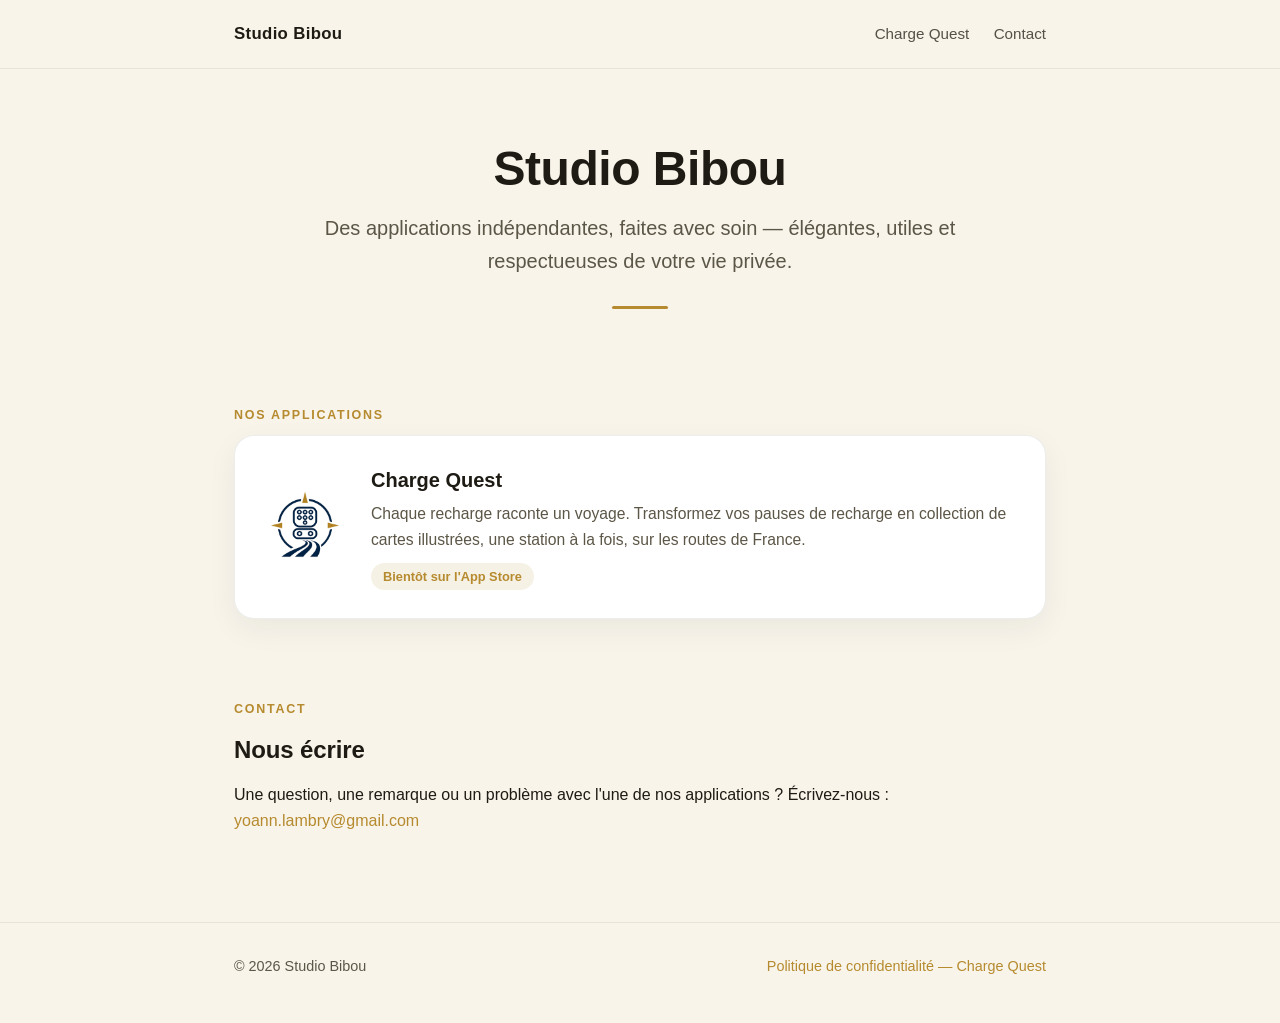
<file: index.html>
<!DOCTYPE html>
<html lang="fr">
<head>
  <meta charset="UTF-8">
  <meta name="viewport" content="width=device-width, initial-scale=1.0">
  <title>Studio Bibou — applications indépendantes</title>
  <meta name="description" content="Studio Bibou crée des applications iOS indépendantes, élégantes et respectueuses de la vie privée. Découvrez Charge Quest.">
  <link rel="stylesheet" href="style.css">
</head>
<body>

  <header class="site">
    <div class="conteneur">
      <a class="marque" href="./">Studio Bibou</a>
      <nav class="site">
        <a href="chargequest/">Charge Quest</a>
        <a href="#contact">Contact</a>
      </nav>
    </div>
  </header>

  <main>
    <section class="heros">
      <div class="conteneur">
        <h1>Studio Bibou</h1>
        <p class="accroche">Des applications indépendantes, faites avec soin — élégantes, utiles et respectueuses de votre vie privée.</p>
        <div class="filet"></div>
      </div>
    </section>

    <section class="bloc">
      <div class="conteneur">
        <p class="sur-titre">Nos applications</p>
        <a class="carte-app" href="chargequest/" style="text-decoration:none">
          <img src="assets/cq_logo_app.png" alt="Logo de Charge Quest">
          <div>
            <h3>Charge Quest</h3>
            <p>Chaque recharge raconte un voyage. Transformez vos pauses de recharge en collection de cartes illustrées, une station à la fois, sur les routes de France.</p>
            <span class="etiquette">Bientôt sur l'App Store</span>
          </div>
        </a>
      </div>
    </section>

    <section class="bloc" id="contact">
      <div class="conteneur">
        <p class="sur-titre">Contact</p>
        <h2>Nous écrire</h2>
        <p>Une question, une remarque ou un problème avec l'une de nos applications&nbsp;? Écrivez-nous&nbsp;: <a href="mailto:yoann.lambry@gmail.com">yoann.lambry@gmail.com</a></p>
      </div>
    </section>
  </main>

  <footer class="site">
    <div class="conteneur">
      <span>© 2026 Studio Bibou</span>
      <span><a href="chargequest/confidentialite/">Politique de confidentialité — Charge Quest</a></span>
    </div>
  </footer>

</body>
</html>
</file>
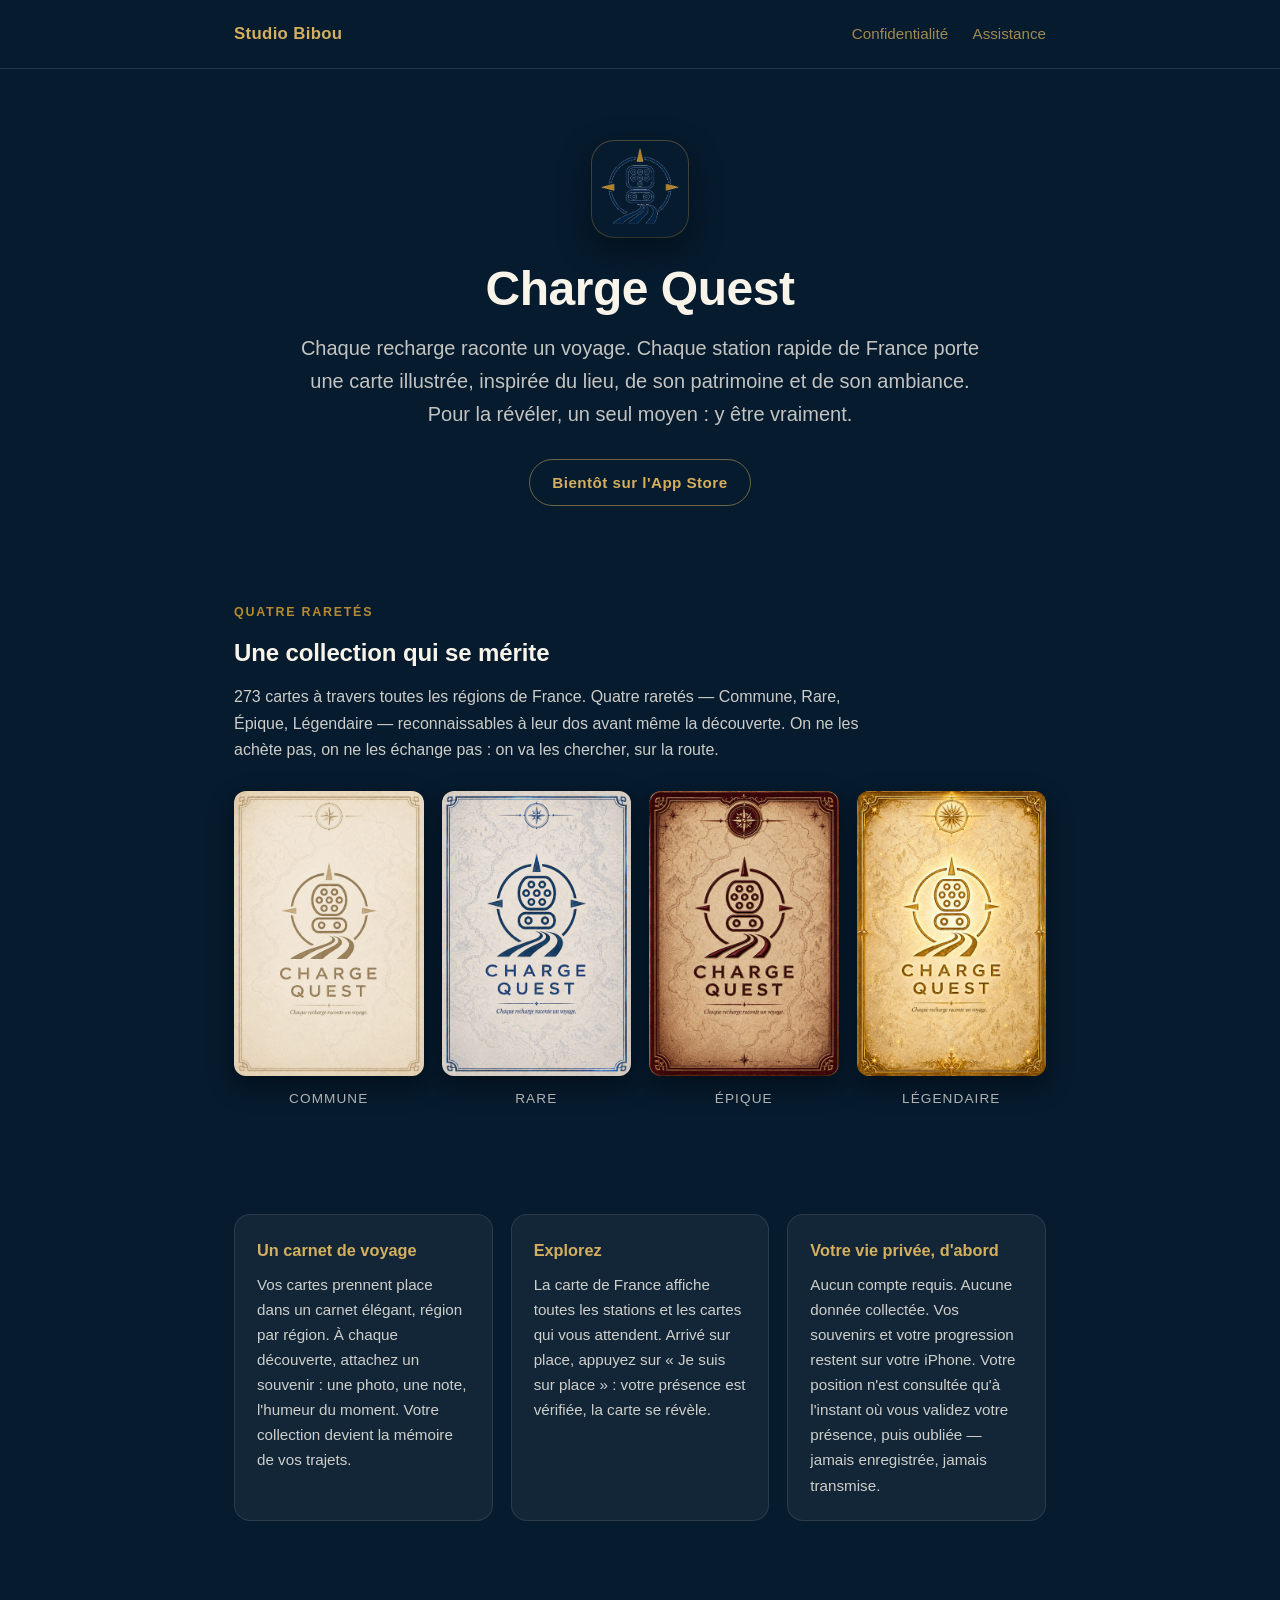
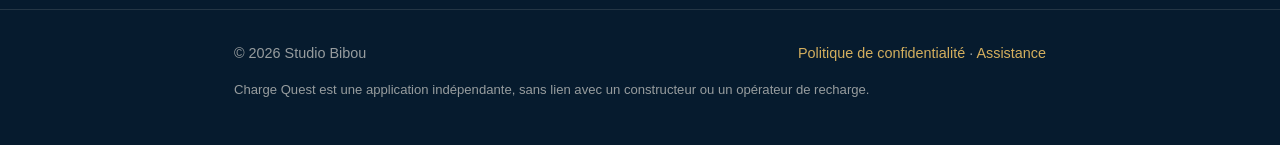
<file: chargequest/index.html>
<!DOCTYPE html>
<html lang="fr">
<head>
  <meta charset="UTF-8">
  <meta name="viewport" content="width=device-width, initial-scale=1.0">
  <title>Charge Quest — chaque recharge raconte un voyage</title>
  <meta name="description" content="Charge Quest transforme vos pauses de recharge en collection de cartes illustrées. 273 cartes à découvrir sur les routes de France. Aucun compte, aucune donnée collectée.">
  <link rel="stylesheet" href="../style.css">
</head>
<body class="cq cq-halo">

  <header class="site">
    <div class="conteneur">
      <a class="marque" href="../">Studio Bibou</a>
      <nav class="site">
        <a href="confidentialite/">Confidentialité</a>
        <a href="confidentialite/#assistance">Assistance</a>
      </nav>
    </div>
  </header>

  <main>
    <section class="heros">
      <div class="conteneur">
        <img class="cq-logo" src="../assets/cq_logo_app.png" alt="Logo de Charge Quest">
        <h1>Charge Quest</h1>
        <p class="accroche">Chaque recharge raconte un voyage. Chaque station rapide de France porte une carte illustrée, inspirée du lieu, de son patrimoine et de son ambiance. Pour la révéler, un seul moyen&nbsp;: y être vraiment.</p>
        <span class="bientot">Bientôt sur l'App Store</span>
      </div>
    </section>

    <section class="bloc">
      <div class="conteneur">
        <p class="sur-titre">Quatre raretés</p>
        <h2>Une collection qui se mérite</h2>
        <p style="color: rgba(248,244,234,0.82); max-width: 40em;">273 cartes à travers toutes les régions de France. Quatre raretés — Commune, Rare, Épique, Légendaire — reconnaissables à leur dos avant même la découverte. On ne les achète pas, on ne les échange pas&nbsp;: on va les chercher, sur la route.</p>
        <div class="rangee-cartes">
          <figure>
            <img src="../assets/card_back_commune.jpg" alt="Dos de carte Commune">
            <figcaption>Commune</figcaption>
          </figure>
          <figure>
            <img src="../assets/card_back_rare.jpg" alt="Dos de carte Rare">
            <figcaption>Rare</figcaption>
          </figure>
          <figure>
            <img src="../assets/card_back_epique.jpg" alt="Dos de carte Épique">
            <figcaption>Épique</figcaption>
          </figure>
          <figure>
            <img src="../assets/card_back_legendaire.jpg" alt="Dos de carte Légendaire">
            <figcaption>Légendaire</figcaption>
          </figure>
        </div>
      </div>
    </section>

    <section class="bloc">
      <div class="conteneur">
        <div class="grille-points">
          <div class="point">
            <h3>Un carnet de voyage</h3>
            <p>Vos cartes prennent place dans un carnet élégant, région par région. À chaque découverte, attachez un souvenir&nbsp;: une photo, une note, l'humeur du moment. Votre collection devient la mémoire de vos trajets.</p>
          </div>
          <div class="point">
            <h3>Explorez</h3>
            <p>La carte de France affiche toutes les stations et les cartes qui vous attendent. Arrivé sur place, appuyez sur «&nbsp;Je suis sur place&nbsp;»&nbsp;: votre présence est vérifiée, la carte se révèle.</p>
          </div>
          <div class="point">
            <h3>Votre vie privée, d'abord</h3>
            <p>Aucun compte requis. Aucune donnée collectée. Vos souvenirs et votre progression restent sur votre iPhone. Votre position n'est consultée qu'à l'instant où vous validez votre présence, puis oubliée — jamais enregistrée, jamais transmise.</p>
          </div>
        </div>
      </div>
    </section>
  </main>

  <footer class="site">
    <div class="conteneur">
      <span>© 2026 Studio Bibou</span>
      <span><a href="confidentialite/">Politique de confidentialité</a> · <a href="confidentialite/#assistance">Assistance</a></span>
    </div>
    <div class="conteneur" style="margin-top: 14px;">
      <span style="font-size: 0.82rem;">Charge Quest est une application indépendante, sans lien avec un constructeur ou un opérateur de recharge.</span>
    </div>
  </footer>

</body>
</html>
</file>
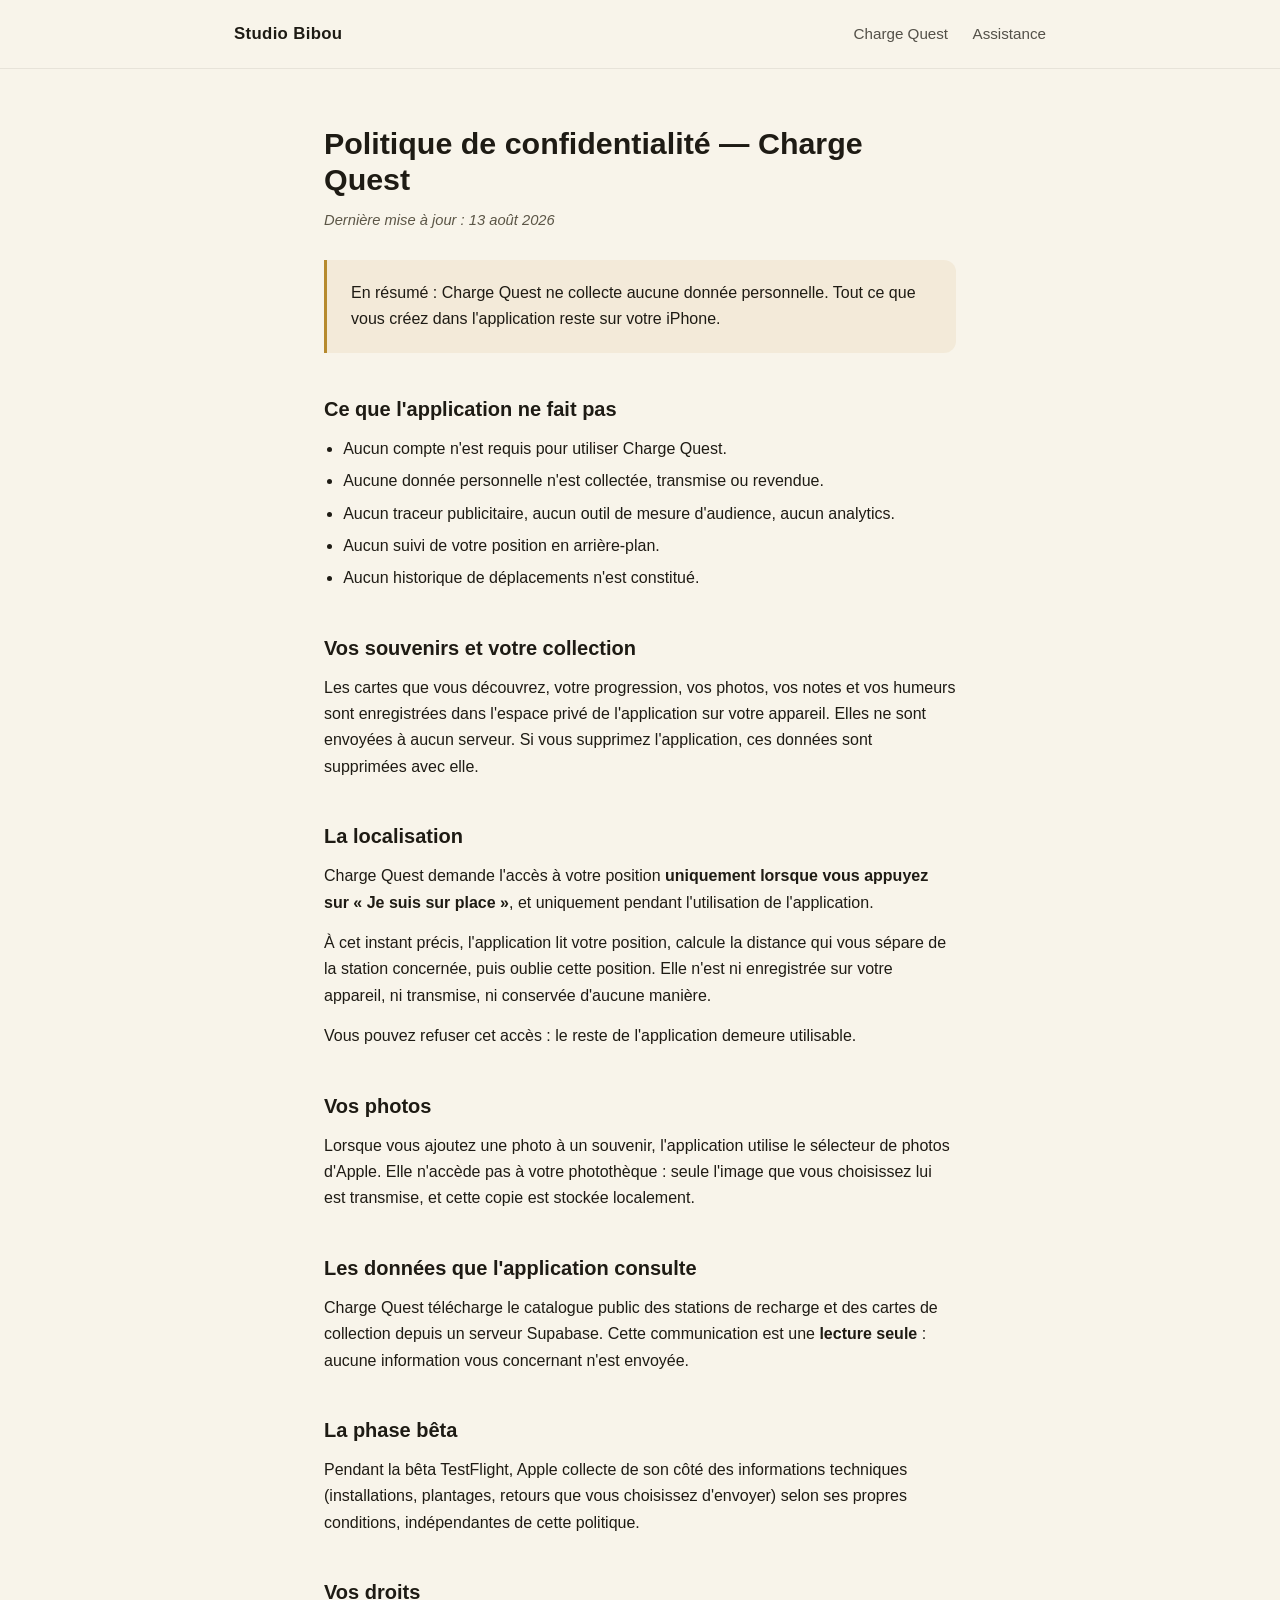
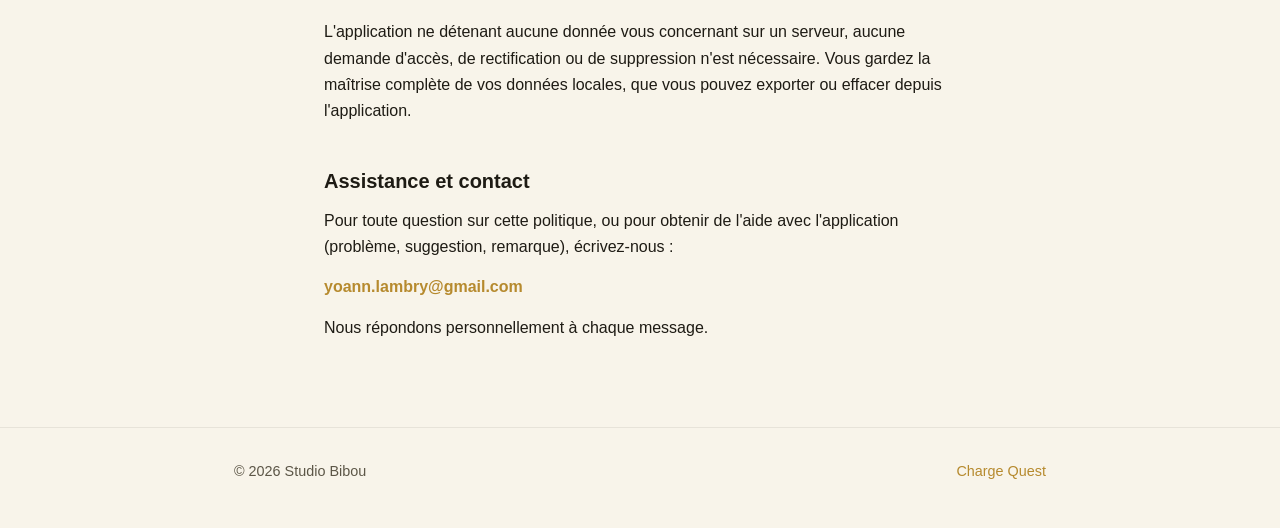
<file: chargequest/confidentialite/index.html>
<!DOCTYPE html>
<html lang="fr">
<head>
  <meta charset="UTF-8">
  <meta name="viewport" content="width=device-width, initial-scale=1.0">
  <title>Politique de confidentialité — Charge Quest</title>
  <meta name="description" content="Politique de confidentialité de l'application Charge Quest : aucune donnée personnelle collectée, tout reste sur votre iPhone.">
  <link rel="stylesheet" href="../../style.css">
</head>
<body>

  <header class="site">
    <div class="conteneur">
      <a class="marque" href="../../">Studio Bibou</a>
      <nav class="site">
        <a href="../">Charge Quest</a>
        <a href="#assistance">Assistance</a>
      </nav>
    </div>
  </header>

  <main>
    <article class="document">
      <h1>Politique de confidentialité — Charge Quest</h1>
      <p class="date-maj">Dernière mise à jour&nbsp;: 13 août 2026</p>

      <div class="resume">
        En résumé&nbsp;: Charge Quest ne collecte aucune donnée personnelle. Tout ce que vous créez dans l'application reste sur votre iPhone.
      </div>

      <h2>Ce que l'application ne fait pas</h2>
      <ul>
        <li>Aucun compte n'est requis pour utiliser Charge Quest.</li>
        <li>Aucune donnée personnelle n'est collectée, transmise ou revendue.</li>
        <li>Aucun traceur publicitaire, aucun outil de mesure d'audience, aucun analytics.</li>
        <li>Aucun suivi de votre position en arrière-plan.</li>
        <li>Aucun historique de déplacements n'est constitué.</li>
      </ul>

      <h2>Vos souvenirs et votre collection</h2>
      <p>Les cartes que vous découvrez, votre progression, vos photos, vos notes et vos humeurs sont enregistrées dans l'espace privé de l'application sur votre appareil. Elles ne sont envoyées à aucun serveur. Si vous supprimez l'application, ces données sont supprimées avec elle.</p>

      <h2>La localisation</h2>
      <p>Charge Quest demande l'accès à votre position <strong>uniquement lorsque vous appuyez sur «&nbsp;Je suis sur place&nbsp;»</strong>, et uniquement pendant l'utilisation de l'application.</p>
      <p>À cet instant précis, l'application lit votre position, calcule la distance qui vous sépare de la station concernée, puis oublie cette position. Elle n'est ni enregistrée sur votre appareil, ni transmise, ni conservée d'aucune manière.</p>
      <p>Vous pouvez refuser cet accès&nbsp;: le reste de l'application demeure utilisable.</p>

      <h2>Vos photos</h2>
      <p>Lorsque vous ajoutez une photo à un souvenir, l'application utilise le sélecteur de photos d'Apple. Elle n'accède pas à votre photothèque&nbsp;: seule l'image que vous choisissez lui est transmise, et cette copie est stockée localement.</p>

      <h2>Les données que l'application consulte</h2>
      <p>Charge Quest télécharge le catalogue public des stations de recharge et des cartes de collection depuis un serveur Supabase. Cette communication est une <strong>lecture seule</strong>&nbsp;: aucune information vous concernant n'est envoyée.</p>

      <h2>La phase bêta</h2>
      <p>Pendant la bêta TestFlight, Apple collecte de son côté des informations techniques (installations, plantages, retours que vous choisissez d'envoyer) selon ses propres conditions, indépendantes de cette politique.</p>

      <h2>Vos droits</h2>
      <p>L'application ne détenant aucune donnée vous concernant sur un serveur, aucune demande d'accès, de rectification ou de suppression n'est nécessaire. Vous gardez la maîtrise complète de vos données locales, que vous pouvez exporter ou effacer depuis l'application.</p>

      <h2 id="assistance">Assistance et contact</h2>
      <p>Pour toute question sur cette politique, ou pour obtenir de l'aide avec l'application (problème, suggestion, remarque), écrivez-nous&nbsp;:</p>
      <p><a href="mailto:yoann.lambry@gmail.com"><strong>yoann.lambry@gmail.com</strong></a></p>
      <p>Nous répondons personnellement à chaque message.</p>
    </article>
  </main>

  <footer class="site">
    <div class="conteneur">
      <span>© 2026 Studio Bibou</span>
      <span><a href="../">Charge Quest</a></span>
    </div>
  </footer>

</body>
</html>
</file>
<file: style.css>
/* ============================================================
   Studio Bibou — feuille de style commune
   Pages studio : fond ivoire, encre chaude, accent doré.
   Pages Charge Quest : bleu nuit #061B2E, or #B68A2E, ivoire #F8F4EA.
   ============================================================ */

:root {
  --ivoire: #F8F4EA;
  --bleu-nuit: #061B2E;
  --or: #B68A2E;
  --or-clair: #D4AF5E;
  --encre: #1E1B14;
  --encre-douce: #5C5647;
  --blanc: #FFFFFF;
}

* { margin: 0; padding: 0; box-sizing: border-box; }

html { scroll-behavior: smooth; }

body {
  font-family: -apple-system, BlinkMacSystemFont, "SF Pro Text", "Segoe UI", Roboto, "Helvetica Neue", Arial, sans-serif;
  background: var(--ivoire);
  color: var(--encre);
  line-height: 1.65;
  -webkit-font-smoothing: antialiased;
}

img { max-width: 100%; display: block; }

a { color: var(--or); text-decoration: none; }
a:hover { text-decoration: underline; }

.conteneur {
  max-width: 860px;
  margin: 0 auto;
  padding: 0 24px;
}

/* ---------- En-tête commun ---------- */

header.site {
  padding: 20px 0;
  border-bottom: 1px solid rgba(30, 27, 20, 0.08);
}

header.site .conteneur {
  display: flex;
  align-items: center;
  justify-content: space-between;
  gap: 16px;
  flex-wrap: wrap;
}

.marque {
  font-weight: 700;
  letter-spacing: 0.02em;
  font-size: 1.05rem;
  color: inherit;
}
.marque:hover { text-decoration: none; }

nav.site a {
  margin-left: 20px;
  font-size: 0.95rem;
  color: inherit;
  opacity: 0.75;
}
nav.site a:hover { opacity: 1; text-decoration: none; }

/* ---------- Sections génériques ---------- */

.heros {
  padding: 72px 0 56px;
  text-align: center;
}

.heros h1 {
  font-size: clamp(2rem, 5vw, 3rem);
  line-height: 1.15;
  letter-spacing: -0.01em;
}

.heros .accroche {
  margin-top: 16px;
  font-size: clamp(1.05rem, 2.5vw, 1.25rem);
  color: var(--encre-douce);
  max-width: 34em;
  margin-left: auto;
  margin-right: auto;
}

.filet {
  width: 56px;
  height: 3px;
  background: var(--or);
  border-radius: 2px;
  margin: 28px auto 0;
}

section.bloc { padding: 40px 0; }

section.bloc h2 {
  font-size: 1.5rem;
  margin-bottom: 12px;
  letter-spacing: -0.005em;
}

.sur-titre {
  text-transform: uppercase;
  letter-spacing: 0.14em;
  font-size: 0.78rem;
  font-weight: 600;
  color: var(--or);
  margin-bottom: 10px;
}

/* ---------- Carte "application" (page studio) ---------- */

.carte-app {
  display: flex;
  gap: 24px;
  align-items: center;
  background: var(--blanc);
  border: 1px solid rgba(30, 27, 20, 0.08);
  border-radius: 20px;
  padding: 28px;
  box-shadow: 0 10px 30px rgba(6, 27, 46, 0.06);
  color: inherit;
}
.carte-app:hover { text-decoration: none; box-shadow: 0 14px 36px rgba(6, 27, 46, 0.10); }

.carte-app img {
  width: 84px;
  height: 84px;
  border-radius: 20px;
  flex-shrink: 0;
}

.carte-app h3 { font-size: 1.25rem; margin-bottom: 4px; }
.carte-app p { color: var(--encre-douce); font-size: 0.98rem; }

.etiquette {
  display: inline-block;
  margin-top: 10px;
  padding: 3px 12px;
  border-radius: 999px;
  background: rgba(182, 138, 46, 0.12);
  color: var(--or);
  font-size: 0.8rem;
  font-weight: 600;
}

/* ---------- Pied de page ---------- */

footer.site {
  margin-top: 48px;
  padding: 32px 0 44px;
  border-top: 1px solid rgba(30, 27, 20, 0.08);
  font-size: 0.9rem;
  color: var(--encre-douce);
}

footer.site .conteneur {
  display: flex;
  justify-content: space-between;
  gap: 12px;
  flex-wrap: wrap;
}

/* ============================================================
   Habillage Charge Quest (body.cq)
   ============================================================ */

body.cq {
  background: var(--bleu-nuit);
  color: var(--ivoire);
}

body.cq header.site { border-bottom-color: rgba(248, 244, 234, 0.12); }

body.cq a { color: var(--or-clair); }

body.cq .heros .accroche { color: rgba(248, 244, 234, 0.78); }

body.cq footer.site {
  border-top-color: rgba(248, 244, 234, 0.12);
  color: rgba(248, 244, 234, 0.6);
}

.cq-logo {
  width: 96px;
  height: 96px;
  border-radius: 22px;
  margin: 0 auto 24px;
  box-shadow: 0 12px 34px rgba(0, 0, 0, 0.45), 0 0 0 1px rgba(212, 175, 94, 0.35);
}

.cq-halo {
  background:
    radial-gradient(ellipse 70% 55% at 50% 0%, rgba(182, 138, 46, 0.16), transparent 70%),
    var(--bleu-nuit);
}

/* Rangée des dos de cartes */

.rangee-cartes {
  display: grid;
  grid-template-columns: repeat(4, 1fr);
  gap: 18px;
  margin-top: 28px;
}

.rangee-cartes figure { text-align: center; }

.rangee-cartes img {
  border-radius: 12px;
  box-shadow: 0 10px 26px rgba(0, 0, 0, 0.45);
  transition: transform 0.25s ease;
}
.rangee-cartes figure:hover img { transform: translateY(-6px); }

.rangee-cartes figcaption {
  margin-top: 12px;
  font-size: 0.85rem;
  letter-spacing: 0.08em;
  text-transform: uppercase;
  color: rgba(248, 244, 234, 0.7);
}

@media (max-width: 560px) {
  .rangee-cartes { grid-template-columns: repeat(2, 1fr); }
}

/* Grille d'arguments */

.grille-points {
  display: grid;
  grid-template-columns: repeat(auto-fit, minmax(240px, 1fr));
  gap: 18px;
  margin-top: 24px;
}

.point {
  background: rgba(248, 244, 234, 0.05);
  border: 1px solid rgba(248, 244, 234, 0.1);
  border-radius: 16px;
  padding: 22px;
}

.point h3 {
  font-size: 1.02rem;
  margin-bottom: 8px;
  color: var(--or-clair);
}

.point p {
  font-size: 0.95rem;
  color: rgba(248, 244, 234, 0.82);
}

/* Mention "bientôt" */

.bientot {
  display: inline-block;
  margin-top: 28px;
  padding: 10px 22px;
  border-radius: 999px;
  border: 1px solid rgba(212, 175, 94, 0.5);
  color: var(--or-clair);
  font-weight: 600;
  font-size: 0.95rem;
  letter-spacing: 0.03em;
}

/* ============================================================
   Pages longues (politique de confidentialité)
   ============================================================ */

article.document {
  max-width: 680px;
  margin: 0 auto;
  padding: 56px 24px 24px;
}

article.document h1 { font-size: 1.9rem; line-height: 1.2; }

article.document .date-maj {
  margin-top: 10px;
  color: var(--encre-douce);
  font-size: 0.92rem;
  font-style: italic;
}

article.document .resume {
  margin: 28px 0;
  padding: 20px 24px;
  background: rgba(182, 138, 46, 0.09);
  border-left: 3px solid var(--or);
  border-radius: 0 12px 12px 0;
  font-weight: 500;
}

article.document h2 {
  margin-top: 40px;
  margin-bottom: 10px;
  font-size: 1.25rem;
}

article.document p { margin-bottom: 14px; }

article.document ul { margin: 0 0 14px 1.2em; }
article.document li { margin-bottom: 6px; }
</file>
